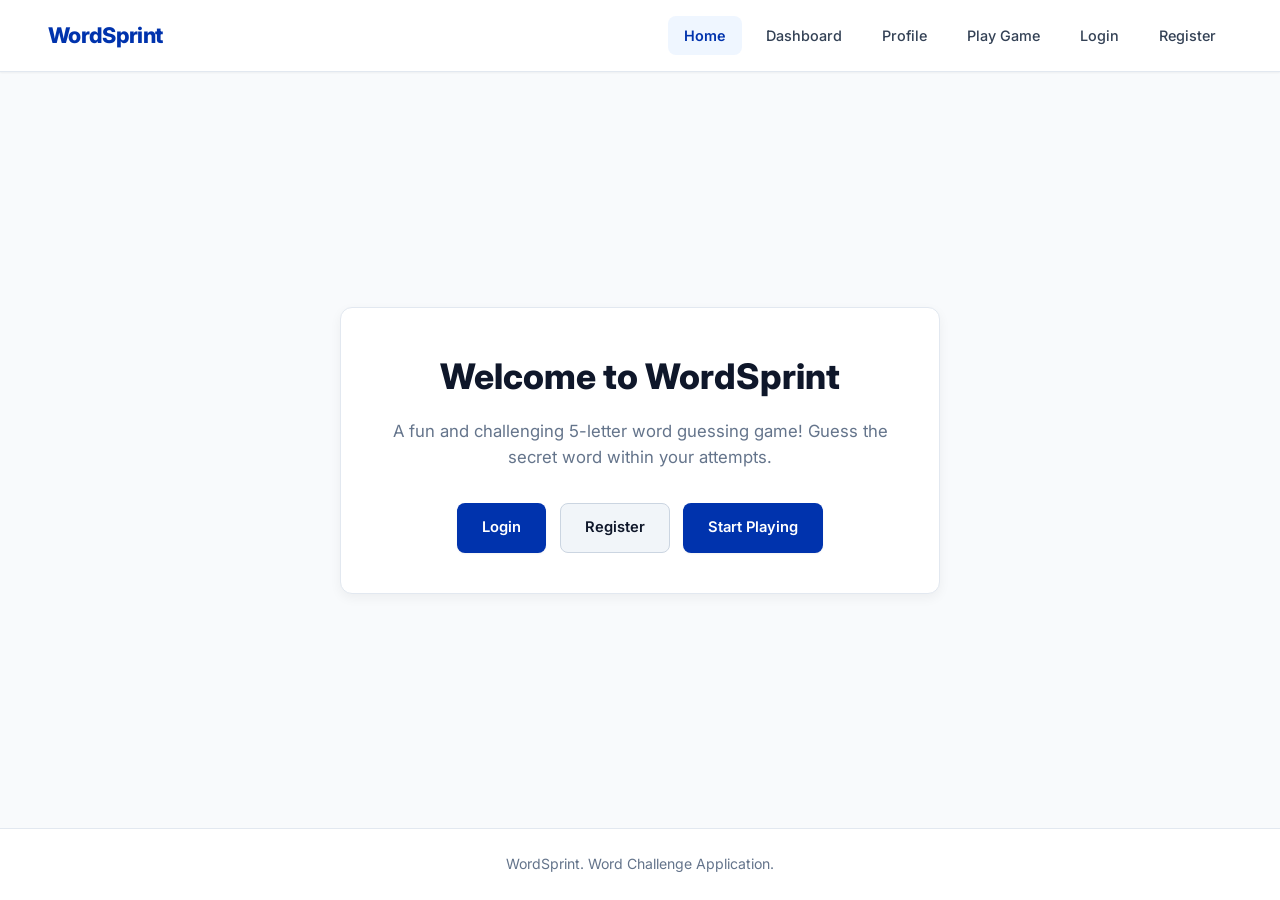
<file: src/main/webapp/index.html>
<!DOCTYPE html>
<html lang="en">

<head>
    <meta charset="UTF-8">
    <meta name="viewport" content="width=device-width, initial-scale=1.0">
    <title>WordSprint - Home</title>
    <link rel="stylesheet" href="css/style.css">
</head>

<body>
    <header>
        <h1>WordSprint</h1>
        <nav>
            <a href="index.html" class="active">Home</a>
            <a href="dashboard.html">Dashboard</a>
            <a href="profile.html">Profile</a>
            <a href="game.html">Play Game</a>
            <a href="login.html">Login</a>
            <a href="register.html">Register</a>
        </nav>
    </header>

    <main>
        <section class="card" style="text-align: center; max-width: 600px;">
            <h2 style="font-size: 2.2rem; font-weight: 800; color: var(--text-primary); margin-bottom: 0.85rem;">Welcome to WordSprint</h2>
            <p style="margin-bottom: 2rem; color: var(--text-muted); font-size: 1.05rem;">A fun and challenging 5-letter word guessing game! Guess the secret word within your attempts.</p>
            <div class="button-group">
                <a href="login.html" class="btn btn-primary">Login</a>
                <a href="register.html" class="btn btn-secondary">Register</a>
                <a href="game.html" class="btn btn-primary">Start Playing</a>
            </div>
        </section>
    </main>

    <footer>
        <p>WordSprint. Word Challenge Application.</p>
    </footer>
</body>

</html>
</file>
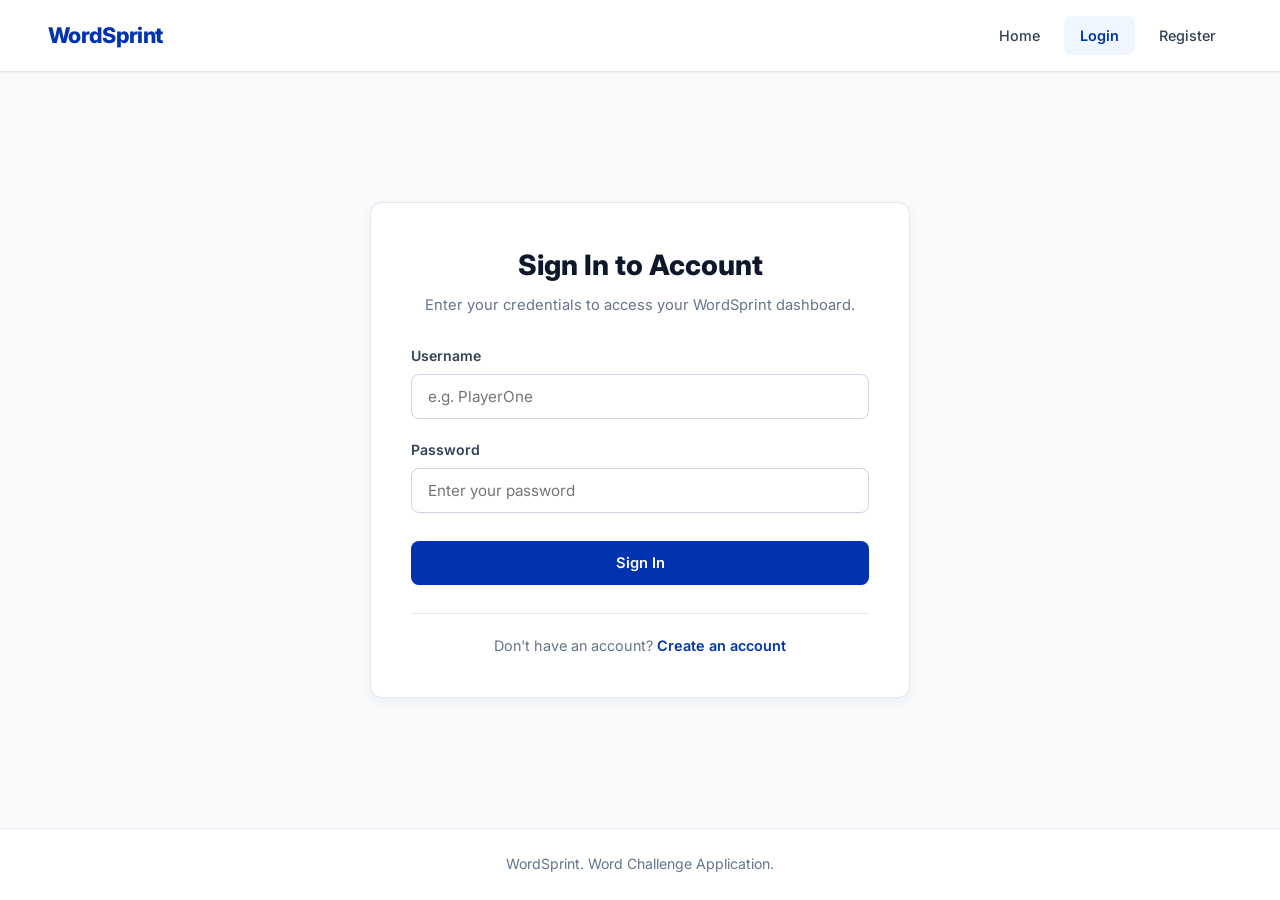
<file: src/main/webapp/login.html>
<!DOCTYPE html>
<html lang="en">

<head>
    <meta charset="UTF-8">
    <meta name="viewport" content="width=device-width, initial-scale=1.0">
    <title>WordSprint - Account Sign In</title>
    <link rel="stylesheet" href="css/style.css">
</head>

<body>
    <header>
        <h1>WordSprint</h1>
        <nav>
            <a href="index.html">Home</a>
            <a href="login.html" class="active">Login</a>
            <a href="register.html">Register</a>
        </nav>
    </header>

    <main>
        <section class="card">
            <div style="text-align: center; margin-bottom: 1.75rem;">
                <h2 style="font-size: 1.75rem; font-weight: 800; color: var(--text-primary); margin-bottom: 0.35rem;">Sign In to Account</h2>
                <p style="color: var(--text-muted); font-size: 0.92rem;">Enter your credentials to access your WordSprint dashboard.</p>
            </div>

            <div id="error-message" class="error-message"></div>
            <div id="success-message" class="success-message"></div>

            <form id="login-form" class="form">
                <div class="form-group">
                    <label for="username">Username</label>
                    <input type="text" id="username" name="username" placeholder="e.g. PlayerOne" required autocomplete="username">
                </div>

                <div class="form-group">
                    <label for="password">Password</label>
                    <input type="password" id="password" name="password" placeholder="Enter your password" required autocomplete="current-password">
                </div>

                <button type="submit" class="btn btn-primary" style="width: 100%; margin-top: 0.5rem;">Sign In</button>
            </form>

            <div class="button-group" style="margin-top: 1.75rem; padding-top: 1.25rem; border-top: 1px solid var(--border-color);">
                <p style="color: var(--text-muted); font-size: 0.9rem;">Don't have an account? <a href="register.html" style="color: var(--brand-blue); font-weight: 600; text-decoration: none;">Create an account</a></p>
            </div>
        </section>
    </main>

    <footer>
        <p>WordSprint. Word Challenge Application.</p>
    </footer>

    <script src="js/auth.js"></script>
</body>

</html>
</file>
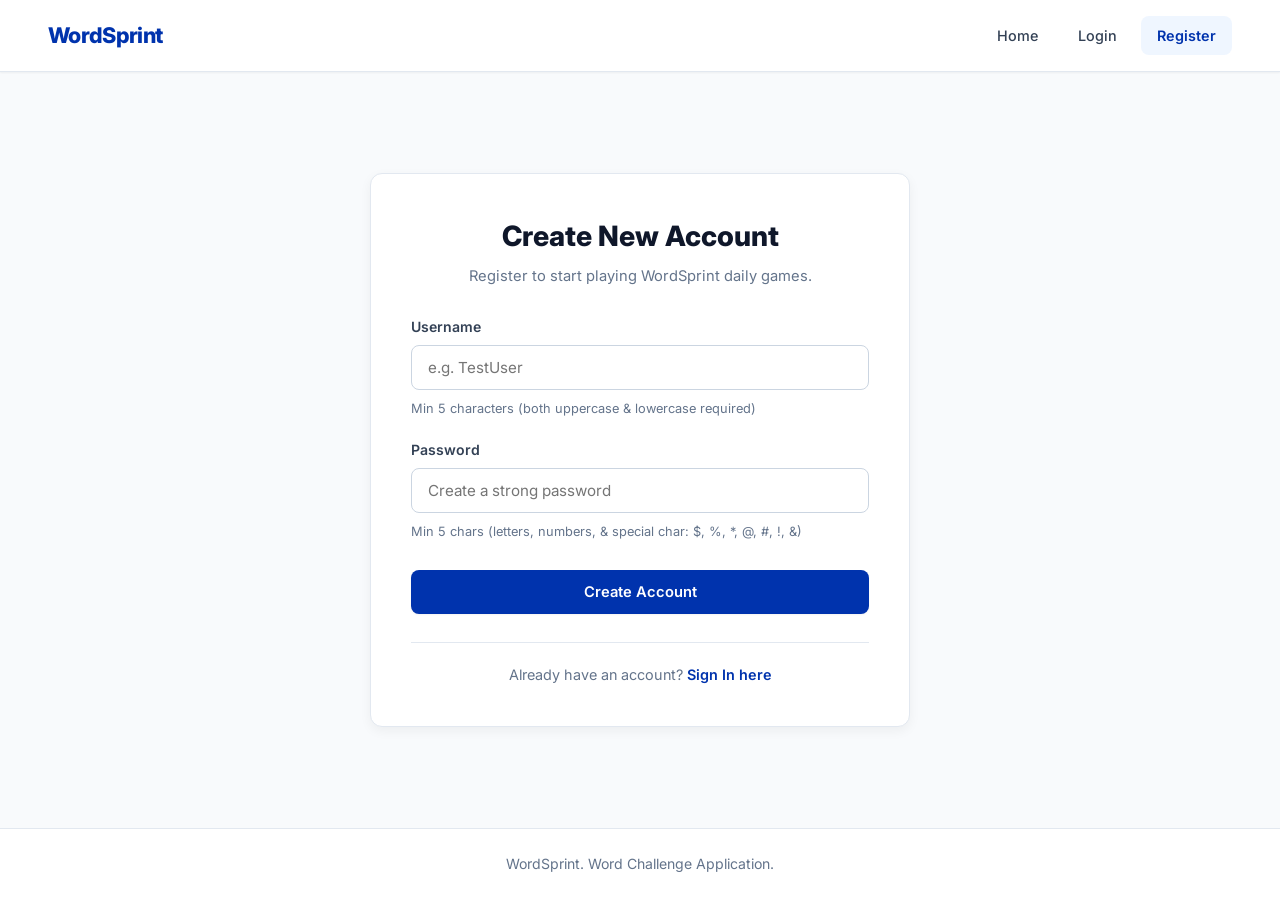
<file: src/main/webapp/register.html>
<!DOCTYPE html>
<html lang="en">

<head>
    <meta charset="UTF-8">
    <meta name="viewport" content="width=device-width, initial-scale=1.0">
    <title>WordSprint - Account Registration</title>
    <link rel="stylesheet" href="css/style.css">
</head>

<body>
    <header>
        <h1>WordSprint</h1>
        <nav>
            <a href="index.html">Home</a>
            <a href="login.html">Login</a>
            <a href="register.html" class="active">Register</a>
        </nav>
    </header>

    <main>
        <section class="card">
            <div style="text-align: center; margin-bottom: 1.75rem;">
                <h2 style="font-size: 1.75rem; font-weight: 800; color: var(--text-primary); margin-bottom: 0.35rem;">Create New Account</h2>
                <p style="color: var(--text-muted); font-size: 0.92rem;">Register to start playing WordSprint daily games.</p>
            </div>

            <div id="error-message" class="error-message"></div>
            <div id="success-message" class="success-message"></div>

            <form id="register-form" class="form">
                <div class="form-group">
                    <label for="username">Username</label>
                    <input type="text" id="username" name="username" placeholder="e.g. TestUser" required autocomplete="username">
                    <small style="color: var(--text-muted); font-size: 0.8rem; margin-top: 0.15rem;">Min 5 characters (both uppercase & lowercase required)</small>
                </div>

                <div class="form-group">
                    <label for="password">Password</label>
                    <input type="password" id="password" name="password" placeholder="Create a strong password" required autocomplete="new-password">
                    <small style="color: var(--text-muted); font-size: 0.8rem; margin-top: 0.15rem;">Min 5 chars (letters, numbers, & special char: $, %, *, @, #, !, &)</small>
                </div>

                <input type="hidden" id="role" name="role" value="player">

                <button type="submit" class="btn btn-primary" style="width: 100%; margin-top: 0.5rem;">Create Account</button>
            </form>

            <div class="button-group" style="margin-top: 1.75rem; padding-top: 1.25rem; border-top: 1px solid var(--border-color);">
                <p style="color: var(--text-muted); font-size: 0.9rem;">Already have an account? <a href="login.html" style="color: var(--brand-blue); font-weight: 600; text-decoration: none;">Sign In here</a></p>
            </div>
        </section>
    </main>

    <footer>
        <p>WordSprint. Word Challenge Application.</p>
    </footer>

    <script src="js/auth.js"></script>
</body>

</html>
</file>
<file: src/main/webapp/css/style.css>
/* WordSprint - Modern Enterprise Design System (Inspired by OpenText) */
@import url('https://fonts.googleapis.com/css2?family=Inter:wght@400;500;600;700;800&display=swap');

:root {
    /* Brand Colors */
    --brand-blue: #0033ad;
    --brand-blue-hover: #002685;
    --brand-blue-light: #eff6ff;
    --brand-blue-border: #bfdbfe;

    /* Backgrounds */
    --bg-main: #f8fafc;
    --card-bg: #ffffff;
    --header-bg: #ffffff;
    --footer-bg: #ffffff;
    --input-bg: #ffffff;

    /* Text Colors */
    --text-primary: #0f172a;
    --text-secondary: #334155;
    --text-muted: #64748b;
    --text-light: #94a3b8;

    /* Borders & Lines */
    --border-color: #e2e8f0;
    --border-hover: #cbd5e1;
    --input-border: #cbd5e1;
    --input-focus: #0033ad;

    /* Buttons */
    --btn-primary-bg: #0033ad;
    --btn-primary-hover: #002685;
    --btn-secondary-bg: #f1f5f9;
    --btn-secondary-text: #0f172a;
    --btn-secondary-border: #cbd5e1;
    --btn-secondary-hover: #e2e8f0;

    --btn-danger-bg: #ef4444;
    --btn-danger-hover: #dc2626;

    /* Status Colors */
    --status-green-bg: #ecfdf5;
    --status-green-text: #047857;
    --status-green-border: #a7f3d0;

    --status-orange-bg: #fffbeb;
    --status-orange-text: #b45309;
    --status-orange-border: #fde68a;

    --status-red-bg: #fef2f2;
    --status-red-text: #b91c1c;
    --status-red-border: #fecaca;

    --status-grey-bg: #f1f5f9;
    --status-grey-text: #475569;
    --status-grey-border: #cbd5e1;

    /* Tile Colors for Word Board */
    --tile-green: #059669;
    --tile-yellow: #d97706;
    --tile-grey: #64748b;

    /* Shadows */
    --shadow-sm: 0 1px 2px 0 rgba(0, 0, 0, 0.05);
    --shadow-card: 0 4px 12px 0 rgba(0, 0, 0, 0.05);
    --shadow-hover: 0 10px 25px -5px rgba(0, 0, 0, 0.08);
}

/* Global Reset */
* {
    box-sizing: border-box;
    margin: 0;
    padding: 0;
}

body {
    font-family: 'Inter', -apple-system, BlinkMacSystemFont, "Segoe UI", Roboto, sans-serif;
    background-color: var(--bg-main);
    color: var(--text-primary);
    line-height: 1.6;
    display: flex;
    flex-direction: column;
    min-height: 100vh;
    -webkit-font-smoothing: antialiased;
}

/* Header Navigation Bar */
header {
    background-color: var(--header-bg);
    border-bottom: 1px solid var(--border-color);
    padding: 1rem 3rem;
    display: flex;
    justify-content: space-between;
    align-items: center;
    position: sticky;
    top: 0;
    z-index: 100;
    box-shadow: var(--shadow-sm);
}

header h1 {
    font-size: 1.35rem;
    font-weight: 800;
    letter-spacing: -0.03em;
    color: var(--brand-blue);
    display: flex;
    align-items: center;
    gap: 0.6rem;
}

nav {
    display: flex;
    align-items: center;
    gap: 0.5rem;
}

nav a {
    color: var(--text-secondary);
    text-decoration: none;
    padding: 0.5rem 1rem;
    font-weight: 500;
    font-size: 0.9rem;
    border-radius: 8px;
    transition: all 0.15s ease;
}

nav a:hover {
    color: var(--brand-blue);
    background-color: var(--brand-blue-light);
}

nav a.active {
    color: var(--brand-blue);
    background-color: var(--brand-blue-light);
    font-weight: 600;
}

/* Main Container & Cards */
main {
    flex: 1;
    display: flex;
    justify-content: center;
    align-items: center;
    padding: 3rem 1.5rem;
}

.card {
    background-color: var(--card-bg);
    border: 1px solid var(--border-color);
    border-radius: 12px;
    padding: 2.5rem;
    width: 100%;
    max-width: 540px;
    box-shadow: var(--shadow-card);
}

/* Hero Section (OpenText Inspired) */
.hero-wrapper {
    width: 100%;
    max-width: 1100px;
    display: flex;
    flex-direction: column;
    align-items: center;
    gap: 3.5rem;
}

.hero-banner {
    text-align: center;
    max-width: 850px;
    margin: 0 auto;
}

.hero-pill {
    display: inline-flex;
    align-items: center;
    gap: 0.5rem;
    background: var(--brand-blue-light);
    border: 1px solid var(--brand-blue-border);
    color: var(--brand-blue);
    font-size: 0.82rem;
    font-weight: 600;
    padding: 0.35rem 1rem;
    border-radius: 9999px;
    margin-bottom: 1.5rem;
}

.hero-banner h2 {
    font-size: 3rem;
    font-weight: 800;
    letter-spacing: -0.04em;
    color: var(--text-primary);
    line-height: 1.15;
    margin-bottom: 1.25rem;
}

.hero-banner p {
    font-size: 1.15rem;
    color: var(--text-muted);
    max-width: 680px;
    margin: 0 auto 2.25rem auto;
}

.feature-grid {
    display: grid;
    grid-template-columns: repeat(auto-fit, minmax(300px, 1fr));
    gap: 1.75rem;
    width: 100%;
}

.feature-card {
    background: linear-gradient(135deg, #0033ad 0%, #001f6d 100%);
    color: #ffffff;
    border-radius: 14px;
    padding: 2.25rem;
    box-shadow: var(--shadow-hover);
    display: flex;
    flex-direction: column;
    justify-content: space-between;
    transition: transform 0.2s ease;
}

.feature-card:hover {
    transform: translateY(-4px);
}

.feature-card h3 {
    font-size: 1.4rem;
    font-weight: 700;
    margin-bottom: 0.75rem;
}

.feature-card p {
    font-size: 0.95rem;
    color: rgba(255, 255, 255, 0.85);
    line-height: 1.6;
}

/* Forms & Inputs */
.form {
    display: flex;
    flex-direction: column;
    gap: 1.25rem;
}

.form-group {
    display: flex;
    flex-direction: column;
    gap: 0.4rem;
}

.form-group label {
    font-weight: 600;
    font-size: 0.88rem;
    color: var(--text-secondary);
}

.form-group input,
.form-group select {
    padding: 0.75rem 1rem;
    background-color: var(--input-bg);
    border: 1px solid var(--input-border);
    border-radius: 8px;
    color: var(--text-primary);
    font-size: 0.95rem;
    font-family: inherit;
    transition: all 0.15s ease;
}

.form-group input:focus,
.form-group select:focus {
    outline: none;
    border-color: var(--input-focus);
    box-shadow: 0 0 0 3px rgba(0, 51, 173, 0.15);
}

/* Buttons */
.btn {
    display: inline-flex;
    align-items: center;
    justify-content: center;
    padding: 0.75rem 1.5rem;
    font-size: 0.92rem;
    font-weight: 600;
    border: 1px solid transparent;
    border-radius: 8px;
    cursor: pointer;
    text-align: center;
    text-decoration: none;
    transition: all 0.15s ease;
    font-family: inherit;
}

.btn-primary {
    background-color: var(--btn-primary-bg);
    color: #ffffff;
    box-shadow: var(--shadow-sm);
}

.btn-primary:hover {
    background-color: var(--btn-primary-hover);
    transform: translateY(-1px);
}

.btn-secondary {
    background-color: var(--btn-secondary-bg);
    color: var(--btn-secondary-text);
    border-color: var(--btn-secondary-border);
}

.btn-secondary:hover {
    background-color: var(--btn-secondary-hover);
}

.btn-danger {
    background-color: var(--btn-danger-bg);
    color: #ffffff;
}

.btn-danger:hover {
    background-color: var(--btn-danger-hover);
}

.button-group {
    display: flex;
    gap: 0.85rem;
    justify-content: center;
    margin-top: 1.25rem;
    flex-wrap: wrap;
}

/* Alerts */
.error-message {
    background-color: var(--status-red-bg);
    color: var(--status-red-text);
    border: 1px solid var(--status-red-border);
    padding: 0.85rem 1.1rem;
    border-radius: 8px;
    font-size: 0.9rem;
    font-weight: 500;
    margin-bottom: 1.25rem;
    display: none;
}

.success-message {
    background-color: var(--status-green-bg);
    color: var(--status-green-text);
    border: 1px solid var(--status-green-border);
    padding: 0.85rem 1.1rem;
    border-radius: 8px;
    font-size: 0.9rem;
    font-weight: 500;
    margin-bottom: 1.25rem;
    display: none;
}

/* Side-by-Side Main Layout */
.game-main-layout {
    display: flex;
    justify-content: center;
    align-items: flex-start;
    gap: 2rem;
    padding: 2.5rem 1.5rem;
    max-width: 1040px;
    margin: 0 auto;
    width: 100%;
    box-sizing: border-box;
}

.game-container {
    flex: 1;
    max-width: 540px;
    min-width: 320px;
}

.rules-sidebar {
    width: 360px;
    flex-shrink: 0;
}

.rules-sidebar .rules-card {
    margin-bottom: 0;
    padding: 1.5rem;
    background: linear-gradient(180deg, #f8fafc 0%, #f1f5f9 100%);
    border: 1px solid var(--border-color);
    border-radius: 12px;
    box-shadow: 0 4px 12px rgba(0, 0, 0, 0.04);
}

.game-header {
    display: flex;
    justify-content: space-between;
    align-items: flex-start;
    gap: 1.25rem;
    margin-bottom: 1.5rem;
    padding-bottom: 1rem;
    border-bottom: 1px solid var(--border-color);
}

.game-title-group {
    flex: 1;
}

.game-header h2 {
    font-size: 1.4rem;
    font-weight: 800;
    color: var(--text-primary);
    line-height: 1.2;
}

.game-subtitle {
    color: var(--text-muted);
    font-size: 0.88rem;
    margin-top: 0.35rem;
    line-height: 1.4;
}

.game-info-badges {
    display: flex;
    gap: 0.75rem;
    align-items: center;
    flex-shrink: 0;
}

.info-badge {
    display: flex;
    flex-direction: column;
    align-items: flex-end;
    background-color: var(--bg-main);
    border: 1px solid var(--border-color);
    padding: 0.35rem 0.75rem;
    border-radius: 8px;
}

.info-label {
    font-size: 0.68rem;
    text-transform: uppercase;
    font-weight: 700;
    letter-spacing: 0.05em;
    color: var(--text-muted);
}

.info-val {
    font-size: 0.95rem;
    font-weight: 800;
    color: var(--brand-blue);
}

.status-pill {
    display: inline-block;
    padding: 0.15rem 0.6rem;
    border-radius: 9999px;
    font-size: 0.75rem;
    font-weight: 800;
    text-transform: uppercase;
    letter-spacing: 0.04em;
}

.status-idle {
    background-color: #f1f5f9;
    color: #475569;
}

.status-in-progress, .status-in_progress {
    background-color: #eff6ff;
    color: #0033ad;
    border: 1px solid #bfdbfe;
}

.status-won {
    background-color: #ecfdf5;
    color: #047857;
    border: 1px solid #a7f3d0;
}

.status-lost {
    background-color: #fef2f2;
    color: #b91c1c;
    border: 1px solid #fecaca;
}

.game-board {
    display: flex;
    flex-direction: column;
    gap: 0.3rem;
    margin: 0.5rem 0;
}

.board-row {
    display: flex;
    justify-content: center;
    gap: 0.3rem;
}

.tile {
    width: 44px;
    height: 44px;
    background-color: var(--input-bg);
    border: 2px solid var(--border-color);
    border-radius: 6px;
    display: flex;
    align-items: center;
    justify-content: center;
    font-size: 1.3rem;
    font-weight: 800;
    text-transform: uppercase;
    color: var(--text-primary);
    user-select: none;
    transition: all 0.15s ease;
    box-sizing: border-box;
}

.tile-green {
    background-color: var(--tile-green) !important;
    border-color: var(--tile-green) !important;
    color: #ffffff !important;
}

.tile-yellow {
    background-color: var(--tile-yellow) !important;
    border-color: var(--tile-yellow) !important;
    color: #ffffff !important;
}

.tile-grey {
    background-color: var(--tile-grey) !important;
    border-color: var(--tile-grey) !important;
    color: #ffffff !important;
}

/* Profile Details Box */
.profile-info-box {
    background-color: var(--brand-blue-light);
    border: 1px solid var(--brand-blue-border);
    border-radius: 10px;
    padding: 1.5rem;
    margin: 1.5rem 0;
    display: flex;
    flex-direction: column;
    gap: 0.6rem;
}

.profile-info-box p {
    font-size: 0.95rem;
    color: var(--text-secondary);
}

.profile-info-box span {
    color: var(--brand-blue);
    font-weight: 700;
}

/* Statistics Grid */
.stats-grid {
    display: grid;
    grid-template-columns: repeat(auto-fit, minmax(130px, 1fr));
    gap: 1rem;
    margin: 1.5rem 0;
}

.stat-card {
    background-color: #ffffff;
    border: 1px solid var(--border-color);
    border-radius: 10px;
    padding: 1.25rem;
    text-align: center;
    display: flex;
    flex-direction: column;
    gap: 0.3rem;
    box-shadow: var(--shadow-sm);
}

.stat-num {
    font-size: 1.8rem;
    font-weight: 800;
    color: var(--brand-blue);
}

.stat-label {
    font-size: 0.75rem;
    color: var(--text-muted);
    text-transform: uppercase;
    letter-spacing: 0.06em;
    font-weight: 700;
}

/* Data Tables */
.table-responsive {
    width: 100%;
    overflow-x: auto;
    margin-top: 1rem;
    border: 1px solid var(--border-color);
    border-radius: 10px;
    box-shadow: var(--shadow-sm);
}

.data-table {
    width: 100%;
    border-collapse: collapse;
    font-size: 0.9rem;
    background-color: #ffffff;
}

.data-table th,
.data-table td {
    padding: 0.85rem 1.2rem;
    text-align: left;
    border-bottom: 1px solid var(--border-color);
}

.data-table th {
    background-color: #f1f5f9;
    color: var(--text-muted);
    font-weight: 700;
    text-transform: uppercase;
    font-size: 0.72rem;
    letter-spacing: 0.06em;
}

.data-table tr:last-child td {
    border-bottom: none;
}

.data-table tr:hover {
    background-color: #f8fafc;
}

.btn-sm {
    padding: 0.4rem 0.85rem;
    font-size: 0.82rem;
    border-radius: 6px;
}

.badge {
    display: inline-block;
    padding: 0.25rem 0.65rem;
    border-radius: 6px;
    font-size: 0.72rem;
    font-weight: 700;
    text-transform: uppercase;
    letter-spacing: 0.05em;
}

.badge-won {
    background-color: var(--status-green-bg);
    color: var(--status-green-text);
    border: 1px solid var(--status-green-border);
}

.badge-lost {
    background-color: var(--status-red-bg);
    color: var(--status-red-text);
    border: 1px solid var(--status-red-border);
}

.badge-progress {
    background-color: var(--status-orange-bg);
    color: var(--status-orange-text);
    border: 1px solid var(--status-orange-border);
}

/* Footer */
footer {
    text-align: center;
    padding: 1.5rem;
    background-color: var(--footer-bg);
    border-top: 1px solid var(--border-color);
    color: var(--text-muted);
    font-size: 0.88rem;
}

/* Responsive Layout */
@media (max-width: 768px) {
    header {
        flex-direction: column;
        gap: 1rem;
        padding: 1rem;
    }

    nav {
        flex-wrap: wrap;
        justify-content: center;
    }

    .hero-banner h2 {
        font-size: 2.2rem;
    }

    main {
        padding: 1.5rem 1rem;
    }

    .card {
        padding: 1.5rem;
    }
}

/* Rules Card & Visual Design System Examples */
.rules-card {
    background: linear-gradient(180deg, #f8fafc 0%, #f1f5f9 100%);
    border: 1px solid var(--border-color);
    border-radius: 12px;
    padding: 1.25rem 1.5rem;
    margin-bottom: 1.75rem;
    box-shadow: 0 2px 6px rgba(0, 0, 0, 0.03);
}

.rules-header {
    display: flex;
    align-items: center;
    gap: 0.5rem;
    color: var(--brand-blue);
    font-size: 1rem;
    font-weight: 700;
    margin-bottom: 0.5rem;
}

.rules-subtitle {
    font-size: 0.88rem;
    color: var(--text-secondary);
    margin-bottom: 1rem;
    line-height: 1.45;
}

.rules-examples {
    display: flex;
    flex-direction: column;
    gap: 0.85rem;
}

.rule-example-row {
    display: flex;
    align-items: center;
    gap: 1rem;
    flex-wrap: wrap;
}

.mini-tile-row {
    display: flex;
    gap: 0.25rem;
}

.mini-tile {
    width: 32px;
    height: 32px;
    background-color: #ffffff;
    border: 2px solid var(--border-color);
    border-radius: 6px;
    display: flex;
    align-items: center;
    justify-content: center;
    font-size: 0.95rem;
    font-weight: 800;
    color: var(--text-primary);
    user-select: none;
}

.mini-tile.tile-green {
    background-color: var(--tile-green) !important;
    border-color: var(--tile-green) !important;
    color: #ffffff !important;
}

.mini-tile.tile-yellow {
    background-color: var(--tile-yellow) !important;
    border-color: var(--tile-yellow) !important;
    color: #ffffff !important;
}

.mini-tile.tile-grey {
    background-color: var(--tile-grey) !important;
    border-color: var(--tile-grey) !important;
    color: #ffffff !important;
}

.example-desc {
    font-size: 0.85rem;
    color: var(--text-secondary);
    margin: 0;
}

/* On-Screen 26-Letter Keyboard Tracker */
.keyboard-container {
    width: 100%;
    margin: 1.75rem 0 0.5rem 0;
    display: flex;
    flex-direction: column;
    gap: 0.4rem;
    user-select: none;
}

.keyboard-row {
    display: flex;
    justify-content: center;
    align-items: center;
    gap: 0.35rem;
    width: 100%;
}

.key {
    appearance: none;
    -webkit-appearance: none;
    font-family: 'Inter', -apple-system, sans-serif;
    font-size: 0.95rem;
    font-weight: 700;
    border: 1px solid var(--border-color);
    padding: 0;
    margin: 0;
    height: 48px;
    border-radius: 6px;
    cursor: pointer;
    background-color: #e2e8f0;
    color: #0f172a;
    display: flex;
    justify-content: center;
    align-items: center;
    text-transform: uppercase;
    flex: 1;
    min-width: 0;
    user-select: none;
    transition: all 0.15s ease;
    box-shadow: 0 1px 2px rgba(0, 0, 0, 0.05);
}

.key:hover {
    background-color: #cbd5e1;
}

.key:active {
    transform: scale(0.94);
}

.key-wide {
    flex: 1.5;
    font-size: 0.75rem;
    font-weight: 800;
}

.key.key-green {
    background-color: var(--tile-green) !important;
    border-color: var(--tile-green) !important;
    color: #ffffff !important;
}

.key.key-yellow {
    background-color: var(--tile-yellow) !important;
    border-color: var(--tile-yellow) !important;
    color: #ffffff !important;
}

.key.key-grey {
    background-color: var(--tile-grey) !important;
    border-color: var(--tile-grey) !important;
    color: #ffffff !important;
    opacity: 0.6;
}

@media (max-width: 900px) {
    .game-main-layout {
        flex-direction: column-reverse;
        align-items: center;
        gap: 1.5rem;
        padding: 1.5rem 1rem;
    }
    .rules-sidebar {
        width: 100%;
        max-width: 540px;
    }
    .key {
        height: 42px;
        font-size: 0.85rem;
    }
    .keyboard-row {
        gap: 0.2rem;
    }
}
</file>
